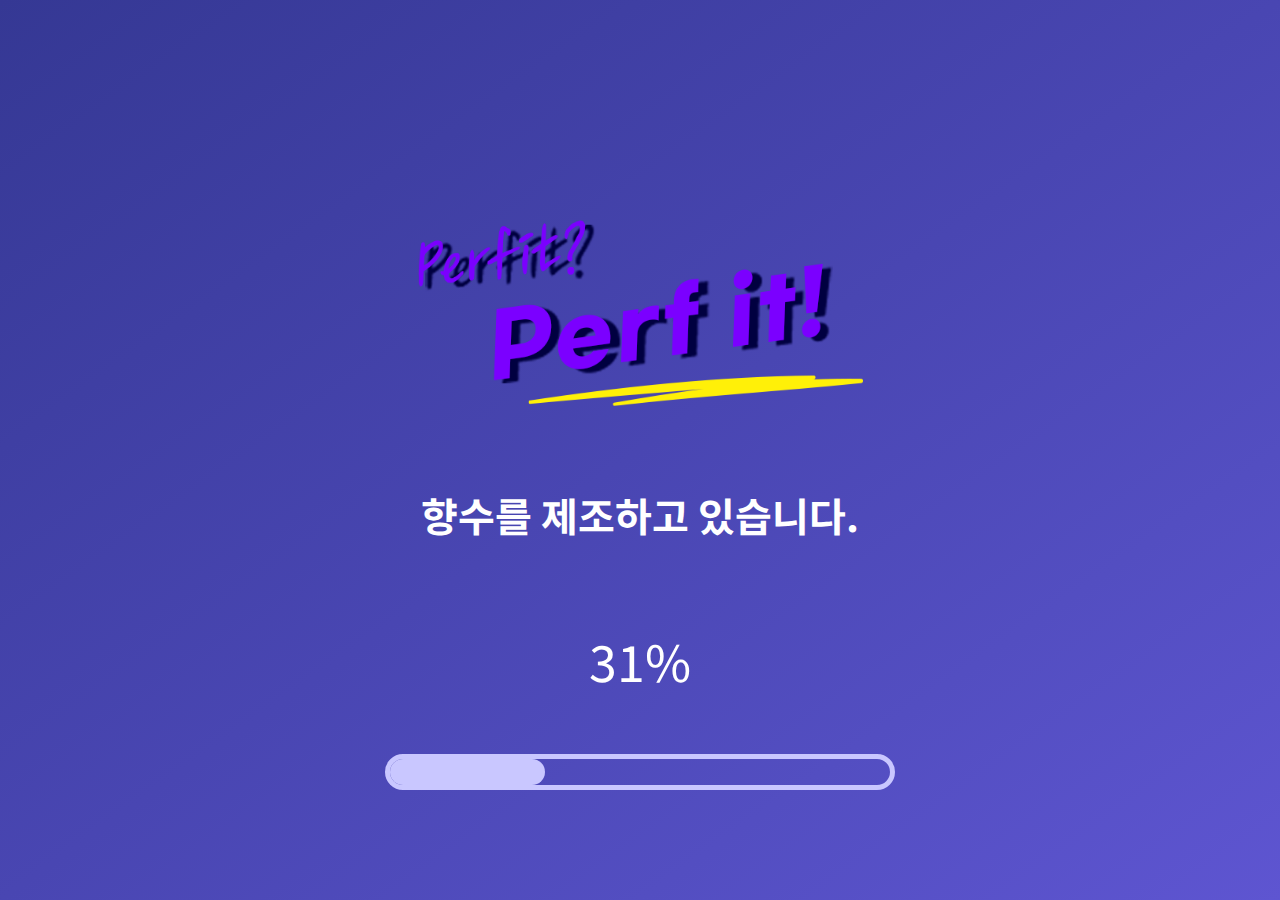
<file: templates/loading.html>
<!DOCTYPE html>
<html lang="en">
<head>
    <meta charset="UTF-8">
    <title>progress bar</title>
    <link rel="stylesheet" href="../static/css/default.css">
    <link rel="stylesheet" href="../static/css/font.css">

    <style>
        .main_img {
            text-align: center;
            width: 445px;
            height: 186px;
            margin: 0 auto;
            padding-top: 220px;
        }

        .title {
            padding-top: 80px;
            text-align: center;
            color: #ffffff;
            font-size: 2.5em;
            height: auto;
            font-weight: bold;
        }

        .percent-count {
            width: 450px;
            height: 50px;
            margin: 80px auto;
            font-size: 50px;
            text-align: center;
            color: white;
        }

        .progress-bar {
            width: 500px;
            height: 26px;
            background-color: rgba(0, 0, 0, 0);
            border-width: 5px;
            border-style: solid;
            border-color: #C9C7FF;
            border-radius: 20px;
            margin: 50px auto;
        }

        .progress {
            width: 25px;
            height: 26px;
            border-radius: 20px;
            background-color: #C9C7FF;
            min-width: 1rem;
            max-width: calc(100% - 0em);
        }

    </style>
</head>
<body>
<div class="wrap">
    <h2 class="main_img">
        <img src="../static/img/maintitle.png" alt="">
    </h2>
    <h2 class="title">향수를 제조하고 있습니다.</h2>
    <div id="percentCount" class="percent-count">Loading...</div>
    <div class="progress-bar">
        <div class="progress" id="progress"></div>
    </div>
    <script>
        function progress() {
            let prg = document.getElementById('progress');
            let percent = document.getElementById('percentCount');
            let counter = 5;
            let progress = 25;
            let id = setInterval(frame, 50);

            function frame() {
                if (progress == 506 || counter == 100) {
                    clearInterval(id);
                } else {
                    progress += 5;
                    counter += 1;
                    prg.style.width = progress + 'px';
                    percent.innerHTML = counter + '%';
                }
            }
        }

        progress();

    </script>
</div>
</body>
</html>
</file>
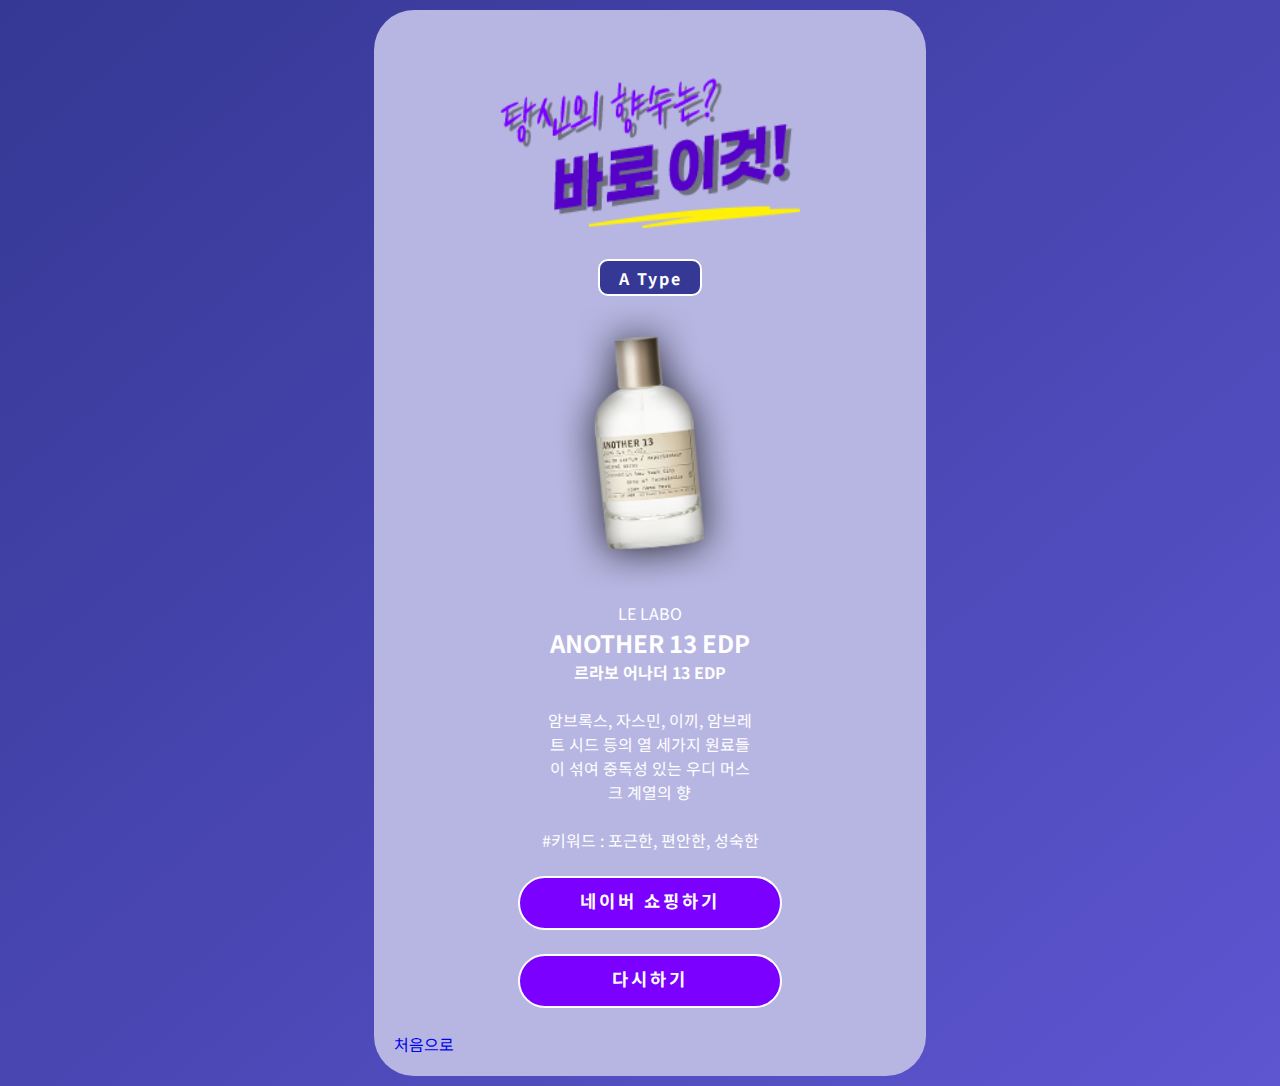
<file: templates/resultA.html>
<!DOCTYPE html>
<html lang="en">
<head>
    <meta charset="UTF-8">
    <title>당신의 향수 fit은?</title>
    <link rel="stylesheet" href="../static/css/default.css">
    <link rel="stylesheet" href="../static/css/font.css">
    <style>
        *{
            height: auto;
        }
        body {
            overflow: scroll;
        }

        .wrap {
            padding: 10px;
        }

        .wrap_inner {
            width: 40%;
            height: auto;
            margin: 0 auto;
            background-color: #B7B6E2;
            padding: 20px;
            border-radius: 40px;
        }

        .result_title {
            text-align: center;
            height: auto;
        }

        .result_title img {
            text-align: center;
            width: 300px;
            height: 150px;
            margin: 0 auto;
        }

        .result_img {
            text-align: center;
        }

        .result_img img {
            width: 200px;
            height: 300px;
        }

        .info {
            color:#ffffff;
            text-align: center;
        }

        .describ {
            width: 40%;
            margin: 0 auto;
        }

        .sns_box {
            width: 70%;
            margin: 0 auto;

        }
        hr {
            width: 80%;
            color:#B7B6E2;
            margin: 0 auto;
        }
        .sns_box li {
            width: 80px;
            height: 80px;

            float: left;
            margin-left: 7%;
            background: #fffff
        }
        .sns_box li img {
            width: 95%;
            height: 95%;
            background: #ffffff;
            border: 1px solid #ffffff;
             border-radius: 50%;
            padding: 10px;
        }
        #btn_style {
            width: 240px;
            height: 30px;

            text-align: center;
            margin: 0 auto;
            border-radius: 30px;
            background-color: #7B00FF;
            border: 2px double #ffffff;
            color: #ffffff;
            font-size: 1.1em;
            font-weight: bold;
            cursor: pointer;
            text-align: center;
            letter-spacing: 3px;
            padding: 10px;
            display: block;
        }

         #btn_style:hover {
            background-color: #FFF008;
            color: #7B00FF;
        }
         .type-box {
              width: 90px;
            height: 23px;

            text-align: center;
            margin: 0 auto;
            border-radius: 10px;
            background-color: #353894;
            border: 2px double #ffffff;
            color: #ffffff;
            font-size: 1em;
            font-weight: bold;
            text-align: center;
            letter-spacing: 2px;
            padding: 5px;
            display: block;
        }

         }
    </style>
</head>
<body>
<div class="wrap">
    <div class="wrap_inner">
        <br><br>
        <h2 class="result_title">
            <img src="../static/img/edtitle.png" alt="">
        </h2>
        <br>
        <!--        타입-->
        <h2 class="type-box">A Type</h2>
        <!--        결과이미지-->

        <div class="result_img">
            <img src="../static/img/perf1.png" alt="">
        </div>

<!--        향수정보-->
        <div class="info">
            <p class="brand">LE LABO</p>
            <h2 class="eng_name">ANOTHER 13 EDP</h2>
            <h4 class="kor_name">르라보 어나더 13 EDP</h4>
            <br>
            <div class="describ">
                암브록스, 자스민, 이끼, 암브레트 시드 등의 열 세가지 원료들이 섞여 중독성 있는 우디 머스크 계열의 향
            </div>
            <br>
            <div class="keyword">
                #키워드 : 포근한, 편안한, 성숙한
            </div>
            <br>
        </div>

<!--        쇼핑하기-->
        <a href="https://search.shopping.naver.com/catalog/18661779662?query=%EB%A5%B4%EB%9D%BC%EB%B3%B4%20%EC%96%B4%EB%82%98%EB%8D%94&NaPm=ct%3Dkszlfcww%7Cci%3D6c27f17c8ac5570f81b17349b266cc828f0b1264%7Ctr%3Dslsl%7Csn%3D95694%7Chk%3Db0fb852058dbf6e188bd078117027544265dc58c"  target="_blank" class="shopping_btn" id="btn_style">네이버 쇼핑하기</a>
        <br>
<!--        다시하기-->
        <a href="choice.html" class="back" id="btn_style">다시하기</a>
        <br>
        <a href="index.html" id="reset">처음으로</a>

<!--        <hr>-->

<!--        공유하기-->
<!--        <h3 style="text-align: center; color:#ffffff">공유하기</h3>-->
<!--        <br>-->
<!--        <ul class="sns_box">-->
<!--            <li class="sns_btn"><img src="https://lh3.googleusercontent.com/proxy/2MQPwO_owpeQmV6w6PstNK7Gy595MrN659i4RgufHnUiuAAy6Bbs7LLCw19e0dQfKprp1_-9hN28enLmJBq41XmMk-1xOAKD" alt="카카오톡"></li>-->
<!--            <li class="sns_btn"><img src="[data-uri]" alt="페이스북"></li>-->
<!--            <li class="sns_btn"><img src="https://mblogthumb-phinf.pstatic.net/MjAxODA5MjhfMTU4/MDAxNTM4MTIxMDM1NjEz.y_vypYsX9eNReCcIklqgl_UB2IKe_vVM_uYdSE-o2log.XClSScgwlU1PtY2b9iWQINVhHNrYReHaC9gYav-IWjgg.PNG.dnduf75/%EB%A1%9C%EA%B3%A0%EB%8B%A4%EC%9A%B4%EB%A1%9C%EB%93%9C-%ED%8A%B8%EC%9C%84%ED%84%B0%EB%A1%9C%EA%B3%A0-png-3.png?type=w800" alt="트위터"></li>-->
<!--            <li class="sns_btn"><img src="https://w7.pngwing.com/pngs/435/537/png-transparent-computer-icons-hyperlink-direct-link-others-miscellaneous-text-logo.png" alt="링크"></li>-->
<!--        </ul>-->
<!--        <br><br>-->
    </div>
</div>

</body>
</html>
</file>
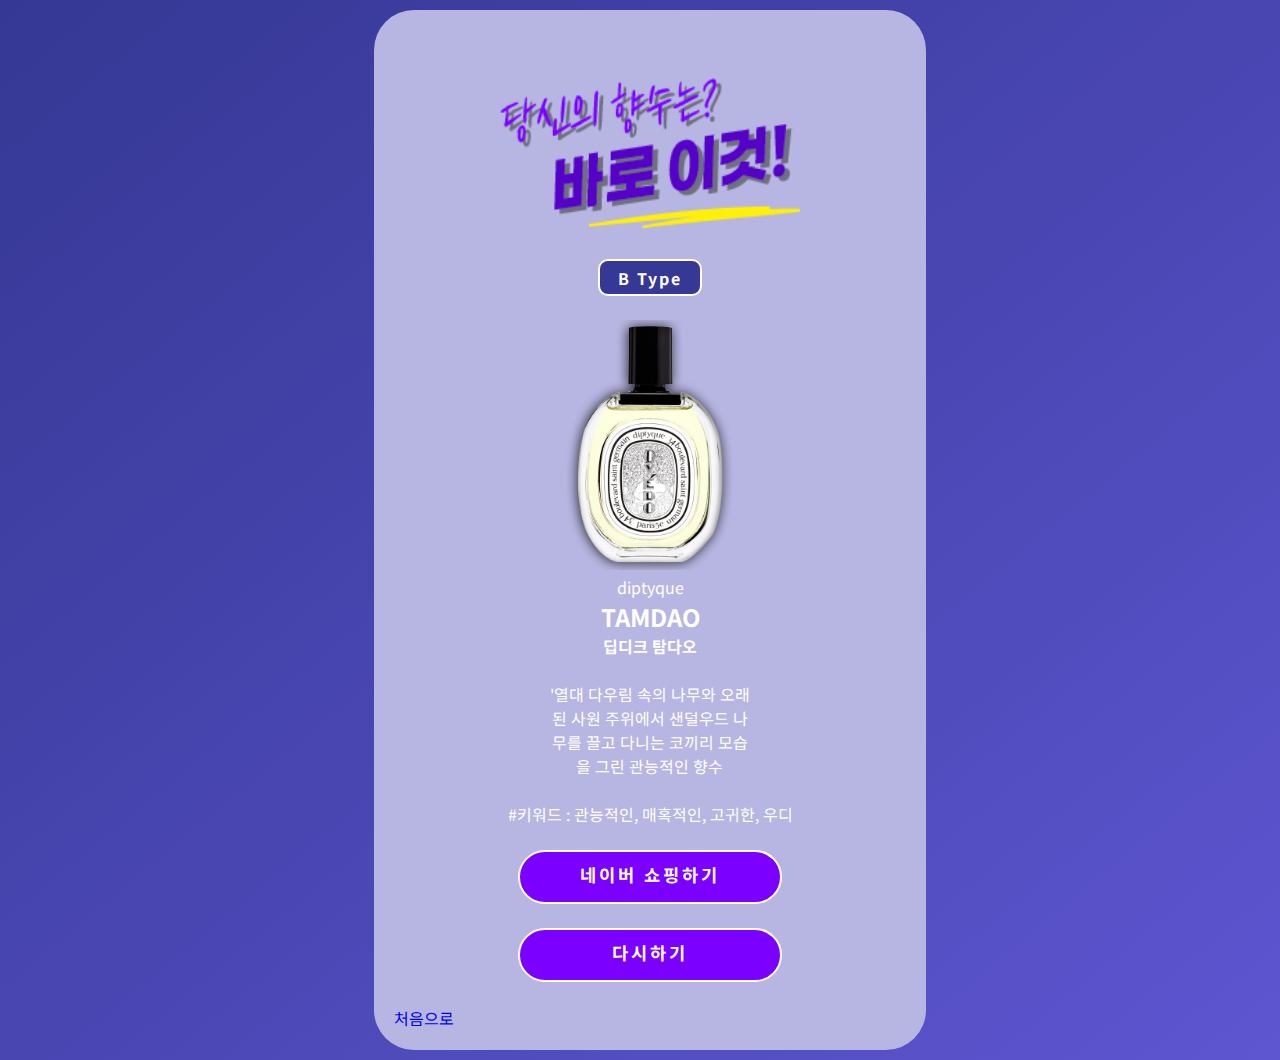
<file: templates/resultB.html>
<!DOCTYPE html>
<html lang="en">
<head>
    <meta charset="UTF-8">
    <title>당신의 향수 fit은?</title>
    <link rel="stylesheet" href="../static/css/default.css">
    <link rel="stylesheet" href="../static/css/font.css">
    <style>
        *{
            height: auto;
        }
        body {
            overflow: scroll;
        }

        .wrap {
            padding: 10px;
        }

        .wrap_inner {
            width: 40%;
            height: auto;
            margin: 0 auto;
            background-color: #B7B6E2;
            padding: 20px;
            border-radius: 40px;
        }

        .result_title {
            text-align: center;
            height: auto;
        }

        .result_title img {
            text-align: center;
            width: 300px;
            height: 150px;
            margin: 0 auto;
        }

        .result_img {
            text-align: center;
        }

        .result_img img {
            width: 250px;
            height: 250px;
        }

        .info {
            color:#ffffff;
            text-align: center;
        }

        .describ {
            width: 40%;
            margin: 0 auto;
        }

        .sns_box {
            width: 70%;
            margin: 0 auto;

        }
        hr {
            width: 80%;
            color:#B7B6E2;
            margin: 0 auto;
        }
        .sns_box li {
            width: 80px;
            height: 80px;

            float: left;
            margin-left: 7%;
            background: #fffff
        }
        .sns_box li img {
            width: 93%;
            height: 95%;
            background: #ffffff;
            border: 1px solid #ffffff;
             border-radius: 50%;
            padding: 10px;
        }
        #btn_style {
            width: 240px;
            height: 30px;

            text-align: center;
            margin: 0 auto;
            border-radius: 30px;
            background-color: #7B00FF;
            border: 2px double #ffffff;
            color: #ffffff;
            font-size: 1.1em;
            font-weight: bold;
            cursor: pointer;
            text-align: center;
            letter-spacing: 3px;
            padding: 10px;
            display: block;
        }

         #btn_style:hover {
            background-color: #FFF008;
            color: #7B00FF;
        }
         .type-box {
              width: 90px;
            height: 23px;

            text-align: center;
            margin: 0 auto;
            border-radius: 10px;
            background-color: #353894;
            border: 2px double #ffffff;
            color: #ffffff;
            font-size: 1em;
            font-weight: bold;
            text-align: center;
            letter-spacing: 2px;
            padding: 5px;
            display: block;
        }

         }
    </style>
</head>
<body>
<div class="wrap">
    <div class="wrap_inner">
        <br><br>
        <h2 class="result_title">
            <img src="../static/img/edtitle.png" alt="">
        </h2>
        <br>
        <!--        타입-->
        <h2 class="type-box">B Type</h2>
        <br>
        <!--        결과이미지-->

        <div class="result_img">
            <img src="../static/img/w_oyedo.png" alt="">
        </div>

<!--        향수정보-->
        <div class="info">
            <p class="brand">diptyque</p>
            <h2 class="eng_name">TAMDAO</h2>
            <h4 class="kor_name">딥디크 탐다오</h4>
            <br>
            <div class="describ">
                '열대 다우림 속의 나무와 오래된 사원 주위에서 샌덜우드 나무를 끌고 다니는 코끼리 모습을 그린 관능적인 향수
            </div>
            <br>
            <div class="keyword">
                #키워드 : 관능적인, 매혹적인, 고귀한, 우디
            </div>
            <br>
        </div>

<!--        쇼핑하기-->
        <a href="https://search.shopping.naver.com/catalog/7201393063?query=%EB%94%A5%EB%94%94%ED%81%AC%20%ED%83%90%EB%8B%A4%EC%98%A4&NaPm=ct%3Dkszlel4w%7Cci%3D9552209698b63dfdf0e3dde2344fba5562be9f4e%7Ctr%3Dslsl%7Csn%3D95694%7Chk%3Dc30536742110ed0516f0c7705b6d955e68081920"  target="_blank" class="shopping_btn" id="btn_style">네이버 쇼핑하기</a>
        <br>
<!--        다시하기-->
        <a href="choice.html" class="back" id="btn_style">다시하기</a>
        <br>
        <a href="index.html" id="reset">처음으로</a>

<!--        <hr>-->

<!--        공유하기-->
<!--        <h3 style="text-align: center; color:#ffffff">공유하기</h3>-->
<!--        <br>-->
<!--        <ul class="sns_box">-->
<!--            <li class="sns_btn"><img src="https://lh3.googleusercontent.com/proxy/2MQPwO_owpeQmV6w6PstNK7Gy595MrN659i4RgufHnUiuAAy6Bbs7LLCw19e0dQfKprp1_-9hN28enLmJBq41XmMk-1xOAKD" alt="카카오톡"></li>-->
<!--            <li class="sns_btn"><img src="[data-uri]" alt="페이스북"></li>-->
<!--            <li class="sns_btn"><img src="https://mblogthumb-phinf.pstatic.net/MjAxODA5MjhfMTU4/MDAxNTM4MTIxMDM1NjEz.y_vypYsX9eNReCcIklqgl_UB2IKe_vVM_uYdSE-o2log.XClSScgwlU1PtY2b9iWQINVhHNrYReHaC9gYav-IWjgg.PNG.dnduf75/%EB%A1%9C%EA%B3%A0%EB%8B%A4%EC%9A%B4%EB%A1%9C%EB%93%9C-%ED%8A%B8%EC%9C%84%ED%84%B0%EB%A1%9C%EA%B3%A0-png-3.png?type=w800" alt="트위터"></li>-->
<!--            <li class="sns_btn"><img src="https://w7.pngwing.com/pngs/435/537/png-transparent-computer-icons-hyperlink-direct-link-others-miscellaneous-text-logo.png" alt="링크"></li>-->
<!--        </ul>-->
<!--        <br><br>-->
    </div>
</div>

</body>
</html>
</file>
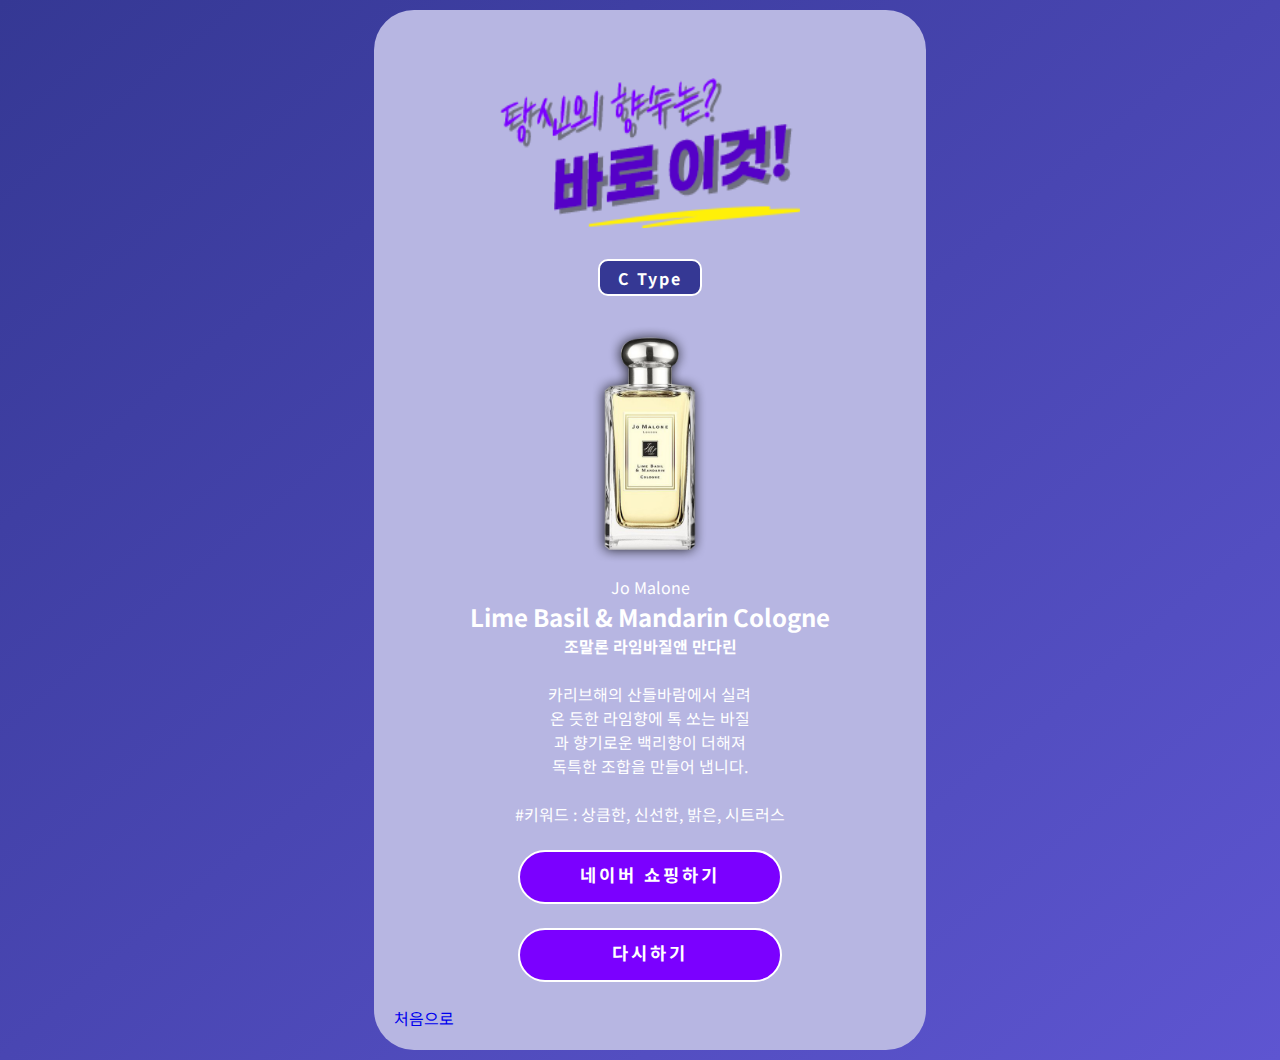
<file: templates/resultC.html>
<!DOCTYPE html>
<html lang="en">
<head>
    <meta charset="UTF-8">
    <title>당신의 향수 fit은?</title>
    <link rel="stylesheet" href="../static/css/default.css">
    <link rel="stylesheet" href="../static/css/font.css">
    <style>
        *{
            height: auto;
        }
        body {
            overflow: scroll;
        }

        .wrap {
            padding: 10px;
        }

        .wrap_inner {
            width: 40%;
            height: auto;
            margin: 0 auto;
            background-color: #B7B6E2;
            padding: 20px;
            border-radius: 40px;
        }

        .result_title {
            text-align: center;
            height: auto;
        }

        .result_title img {
            text-align: center;
            width: 300px;
            height: 150px;
            margin: 0 auto;
        }

        .result_img {
            text-align: center;
        }

        .result_img img {
            width: 250px;
            height: 250px;
        }

        .info {
            color:#ffffff;
            text-align: center;
        }

        .describ {
            width: 40%;
            margin: 0 auto;
        }

        .sns_box {
            width: 70%;
            margin: 0 auto;

        }
        hr {
            width: 80%;
            color:#B7B6E2;
            margin: 0 auto;
        }
        .sns_box li {
            width: 80px;
            height: 80px;

            float: left;
            margin-left: 7%;
            background: #fffff
        }
        .sns_box li img {
            width: 93%;
            height: 95%;
            background: #ffffff;
            border: 1px solid #ffffff;
             border-radius: 50%;
            padding: 10px;
        }
        #btn_style {
            width: 240px;
            height: 30px;

            text-align: center;
            margin: 0 auto;
            border-radius: 30px;
            background-color: #7B00FF;
            border: 2px double #ffffff;
            color: #ffffff;
            font-size: 1.1em;
            font-weight: bold;
            cursor: pointer;
            text-align: center;
            letter-spacing: 3px;
            padding: 10px;
            display: block;
        }

         #btn_style:hover {
            background-color: #FFF008;
            color: #7B00FF;
        }
         .type-box {
              width: 90px;
            height: 23px;

            text-align: center;
            margin: 0 auto;
            border-radius: 10px;
            background-color: #353894;
            border: 2px double #ffffff;
            color: #ffffff;
            font-size: 1em;
            font-weight: bold;
            text-align: center;
            letter-spacing: 2px;
            padding: 5px;
            display: block;
        }

         }
    </style>
</head>
<body>
<div class="wrap">
    <div class="wrap_inner">
        <br><br>
        <h2 class="result_title">
            <img src="../static/img/edtitle.png" alt="">
        </h2>
        <br>
        <!--        타입-->
        <h2 class="type-box">C Type</h2>
        <br>
        <!--        결과이미지-->

        <div class="result_img">
            <img src="../static/img/c_limebasil.png" alt="">
        </div>

<!--        향수정보-->
        <div class="info">
            <p class="brand">Jo Malone</p>
            <h2 class="eng_name">Lime Basil & Mandarin Cologne</h2>
            <h4 class="kor_name">조말론 라임바질앤 만다린 </h4>
            <br>
            <div class="describ">
               카리브해의 산들바람에서 실려온 듯한 라임향에 톡 쏘는 바질과 향기로운 백리향이 더해져 독특한 조합을 만들어 냅니다.
            </div>
            <br>
            <div class="keyword">
                #키워드 : 상큼한, 신선한, 밝은, 시트러스
            </div>
            <br>
        </div>

<!--        쇼핑하기-->
        <a href="https://search.shopping.naver.com/catalog/7158382403?query=%EC%A1%B0%EB%A7%90%EB%A1%A0%20%EB%9D%BC%EC%9E%84%EB%B0%94%EC%A7%88%EC%95%A4&NaPm=ct%3Dkszldx7s%7Cci%3Dea3aca0d0a800cf8072f537022b85a7d958c66ec%7Ctr%3Dslsl%7Csn%3D95694%7Chk%3D7d1e6d15c701a3135243c2b16bf2fb3bd1e769af"  target="_blank" class="shopping_btn" id="btn_style">네이버 쇼핑하기</a>
        <br>
<!--        다시하기-->
        <a href="choice.html" class="back" id="btn_style">다시하기</a>
        <br>
        <a href="index.html" id="reset">처음으로</a>

<!--        <hr>-->

<!--        공유하기-->
<!--        <h3 style="text-align: center; color:#ffffff">공유하기</h3>-->
<!--        <br>-->
<!--        <ul class="sns_box">-->
<!--            <li class="sns_btn"><img src="https://lh3.googleusercontent.com/proxy/2MQPwO_owpeQmV6w6PstNK7Gy595MrN659i4RgufHnUiuAAy6Bbs7LLCw19e0dQfKprp1_-9hN28enLmJBq41XmMk-1xOAKD" alt="카카오톡"></li>-->
<!--            <li class="sns_btn"><img src="[data-uri]" alt="페이스북"></li>-->
<!--            <li class="sns_btn"><img src="https://mblogthumb-phinf.pstatic.net/MjAxODA5MjhfMTU4/MDAxNTM4MTIxMDM1NjEz.y_vypYsX9eNReCcIklqgl_UB2IKe_vVM_uYdSE-o2log.XClSScgwlU1PtY2b9iWQINVhHNrYReHaC9gYav-IWjgg.PNG.dnduf75/%EB%A1%9C%EA%B3%A0%EB%8B%A4%EC%9A%B4%EB%A1%9C%EB%93%9C-%ED%8A%B8%EC%9C%84%ED%84%B0%EB%A1%9C%EA%B3%A0-png-3.png?type=w800" alt="트위터"></li>-->
<!--            <li class="sns_btn"><img src="https://w7.pngwing.com/pngs/435/537/png-transparent-computer-icons-hyperlink-direct-link-others-miscellaneous-text-logo.png" alt="링크"></li>-->
<!--        </ul>-->
<!--        <br><br>-->
    </div>
</div>

</body>
</html>
</file>
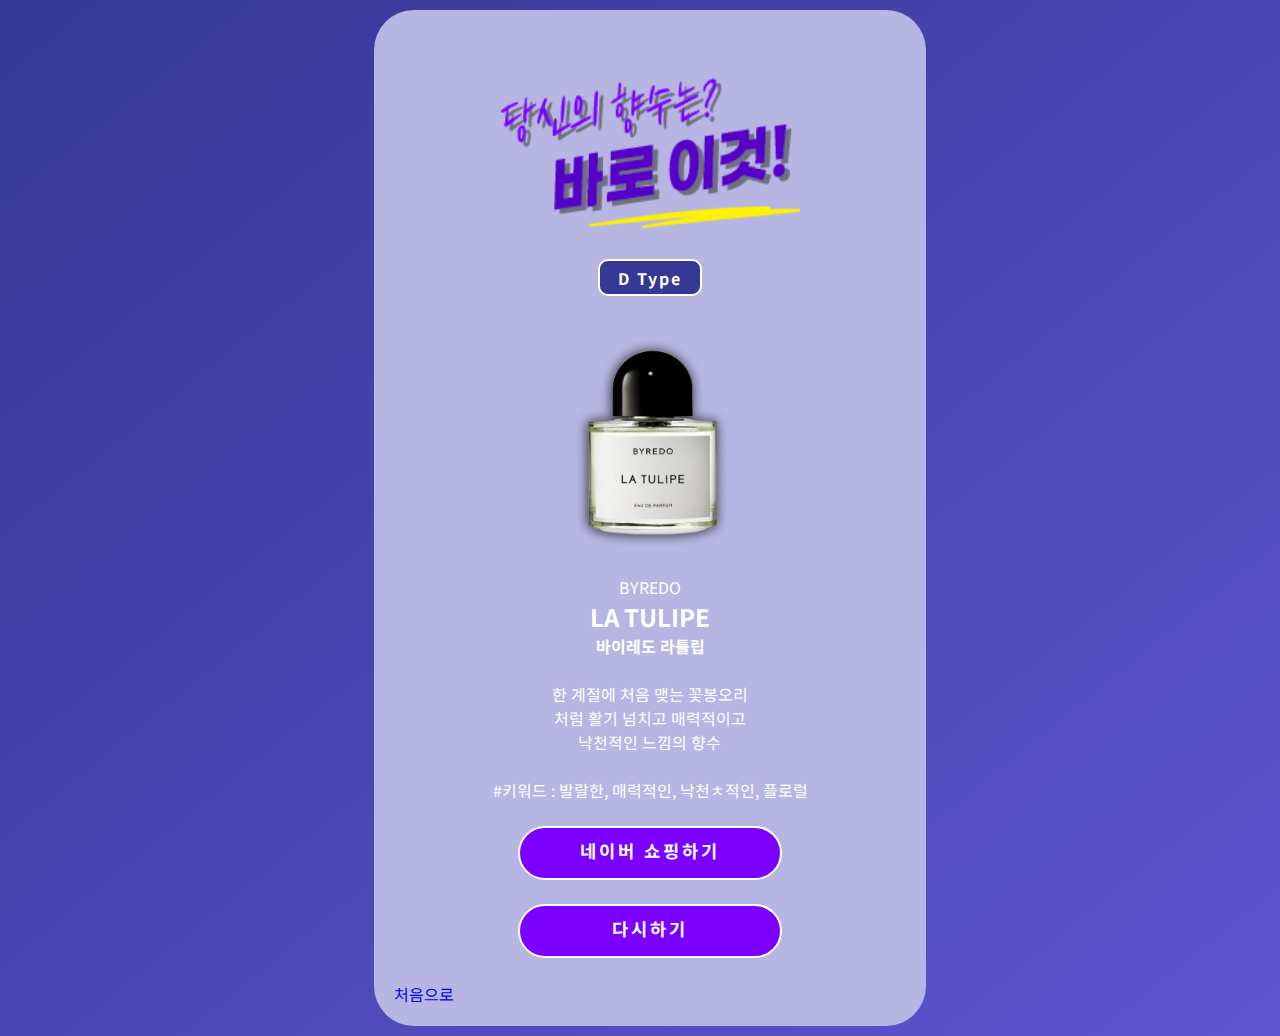
<file: templates/resultD.html>
<!DOCTYPE html>
<html lang="en">
<head>
    <meta charset="UTF-8">
    <title>당신의 향수 fit은?</title>
    <link rel="stylesheet" href="../static/css/default.css">
    <link rel="stylesheet" href="../static/css/font.css">
    <style>
        *{
            height: auto;
        }
        body {
            overflow: scroll;
        }

        .wrap {
            padding: 10px;
        }

        .wrap_inner {
            width: 40%;
            height: auto;
            margin: 0 auto;
            background-color: #B7B6E2;
            padding: 20px;
            border-radius: 40px;
        }

        .result_title {
            text-align: center;
            height: auto;
        }

        .result_title img {
            text-align: center;
            width: 300px;
            height: 150px;
            margin: 0 auto;
        }

        .result_img {
            text-align: center;
        }

        .result_img img {
            width: 250px;
            height: 250px;
        }

        .info {
            color:#ffffff;
            text-align: center;
        }

        .describ {
            width: 40%;
            margin: 0 auto;
        }

        .sns_box {
            width: 70%;
            margin: 0 auto;

        }
        hr {
            width: 80%;
            color:#B7B6E2;
            margin: 0 auto;
        }
        .sns_box li {
            width: 80px;
            height: 80px;

            float: left;
            margin-left: 7%;
            background: #fffff
        }
        .sns_box li img {
            width: 93%;
            height: 95%;
            background: #ffffff;
            border: 1px solid #ffffff;
             border-radius: 50%;
            padding: 10px;
        }
        #btn_style {
            width: 240px;
            height: 30px;

            text-align: center;
            margin: 0 auto;
            border-radius: 30px;
            background-color: #7B00FF;
            border: 2px double #ffffff;
            color: #ffffff;
            font-size: 1.1em;
            font-weight: bold;
            cursor: pointer;
            text-align: center;
            letter-spacing: 3px;
            padding: 10px;
            display: block;
        }

         #btn_style:hover {
            background-color: #FFF008;
            color: #7B00FF;
        }
         .type-box {
              width: 90px;
            height: 23px;

            text-align: center;
            margin: 0 auto;
            border-radius: 10px;
            background-color: #353894;
            border: 2px double #ffffff;
            color: #ffffff;
            font-size: 1em;
            font-weight: bold;
            text-align: center;
            letter-spacing: 2px;
            padding: 5px;
            display: block;
        }

         }
        #reset {
             text-align: center;
             color: #C9C7FF;
             display: block;
         }
    </style>
</head>
<body>
<div class="wrap">
    <div class="wrap_inner">
        <br><br>
        <h2 class="result_title">
            <img src="../static/img/edtitle.png" alt="">
        </h2>
        <br>
        <!--        타입-->
        <h2 class="type-box">D Type</h2>
        <br>
        <!--        결과이미지-->

        <div class="result_img">
            <img src="../static/img/f_latulipe.png" alt="">
        </div>

<!--        향수정보-->
        <div class="info">
            <p class="brand">BYREDO</p>
            <h2 class="eng_name">LA TULIPE</h2>
            <h4 class="kor_name">바이레도 라튤립</h4>
            <br>
            <div class="describ">
              한 계절에 처음 맺는 꽃봉오리처럼 활기 넘치고 매력적이고 낙천적인 느낌의 향수
            </div>
            <br>
            <div class="keyword">
                #키워드 : 발랄한, 매력적인, 낙천ㅊ적인, 플로럴
            </div>
            <br>
        </div>

<!--        쇼핑하기-->
        <a href="https://search.shopping.naver.com/catalog/15190145054?query=%EB%B0%94%EC%9D%B4%EB%A0%88%EB%8F%84%20%EB%9D%BC%ED%8A%A4%EB%A6%BD&NaPm=ct%3Dkszlcumw%7Cci%3Da420d16bc7a3be25de036b9f8e1e3a91fcf2a13f%7Ctr%3Dslsl%7Csn%3D95694%7Chk%3D32bd50fda3c571134042362dda13bc3848b93724"  target="_blank" class="shopping_btn" id="btn_style">네이버 쇼핑하기</a>
        <br>
<!--        다시하기-->
        <a href="choice.html" class="back" id="btn_style">다시하기</a>
        <br>
        <a href="index.html" id="reset">처음으로</a>

<!--        <hr>-->

<!--        공유하기-->
<!--        <h3 style="text-align: center; color:#ffffff">공유하기</h3>-->
<!--        <br>-->
<!--        <ul class="sns_box">-->
<!--            <li class="sns_btn"><img src="https://lh3.googleusercontent.com/proxy/2MQPwO_owpeQmV6w6PstNK7Gy595MrN659i4RgufHnUiuAAy6Bbs7LLCw19e0dQfKprp1_-9hN28enLmJBq41XmMk-1xOAKD" alt="카카오톡"></li>-->
<!--            <li class="sns_btn"><img src="[data-uri]" alt="페이스북"></li>-->
<!--            <li class="sns_btn"><img src="https://mblogthumb-phinf.pstatic.net/MjAxODA5MjhfMTU4/MDAxNTM4MTIxMDM1NjEz.y_vypYsX9eNReCcIklqgl_UB2IKe_vVM_uYdSE-o2log.XClSScgwlU1PtY2b9iWQINVhHNrYReHaC9gYav-IWjgg.PNG.dnduf75/%EB%A1%9C%EA%B3%A0%EB%8B%A4%EC%9A%B4%EB%A1%9C%EB%93%9C-%ED%8A%B8%EC%9C%84%ED%84%B0%EB%A1%9C%EA%B3%A0-png-3.png?type=w800" alt="트위터"></li>-->
<!--            <li class="sns_btn"><img src="https://w7.pngwing.com/pngs/435/537/png-transparent-computer-icons-hyperlink-direct-link-others-miscellaneous-text-logo.png" alt="링크"></li>-->
<!--        </ul>-->
<!--        <br><br>-->
    </div>
</div>

</body>
</html>
</file>
<file: static/css/default.css>
* {
            padding: 0;
            margin: 0;
            width: 100%;
            height: 100%;
           list-style: none;
            text-decoration: none;
        }
       body {
            background: linear-gradient(to right bottom, #353894, #3f3fa3, #4946b2, #534ec1, #5e55d1);
            overflow: hidden;
            font-family: 'Noto Sans KR', sans-serif;
        }

        .wrap {
            width: 100%;
            height: 100%;
        }
</file>
<file: static/css/font.css>
@import url('https://fonts.googleapis.com/css2?family=Noto+Sans+KR:wght@300&display=swap');
</file>
